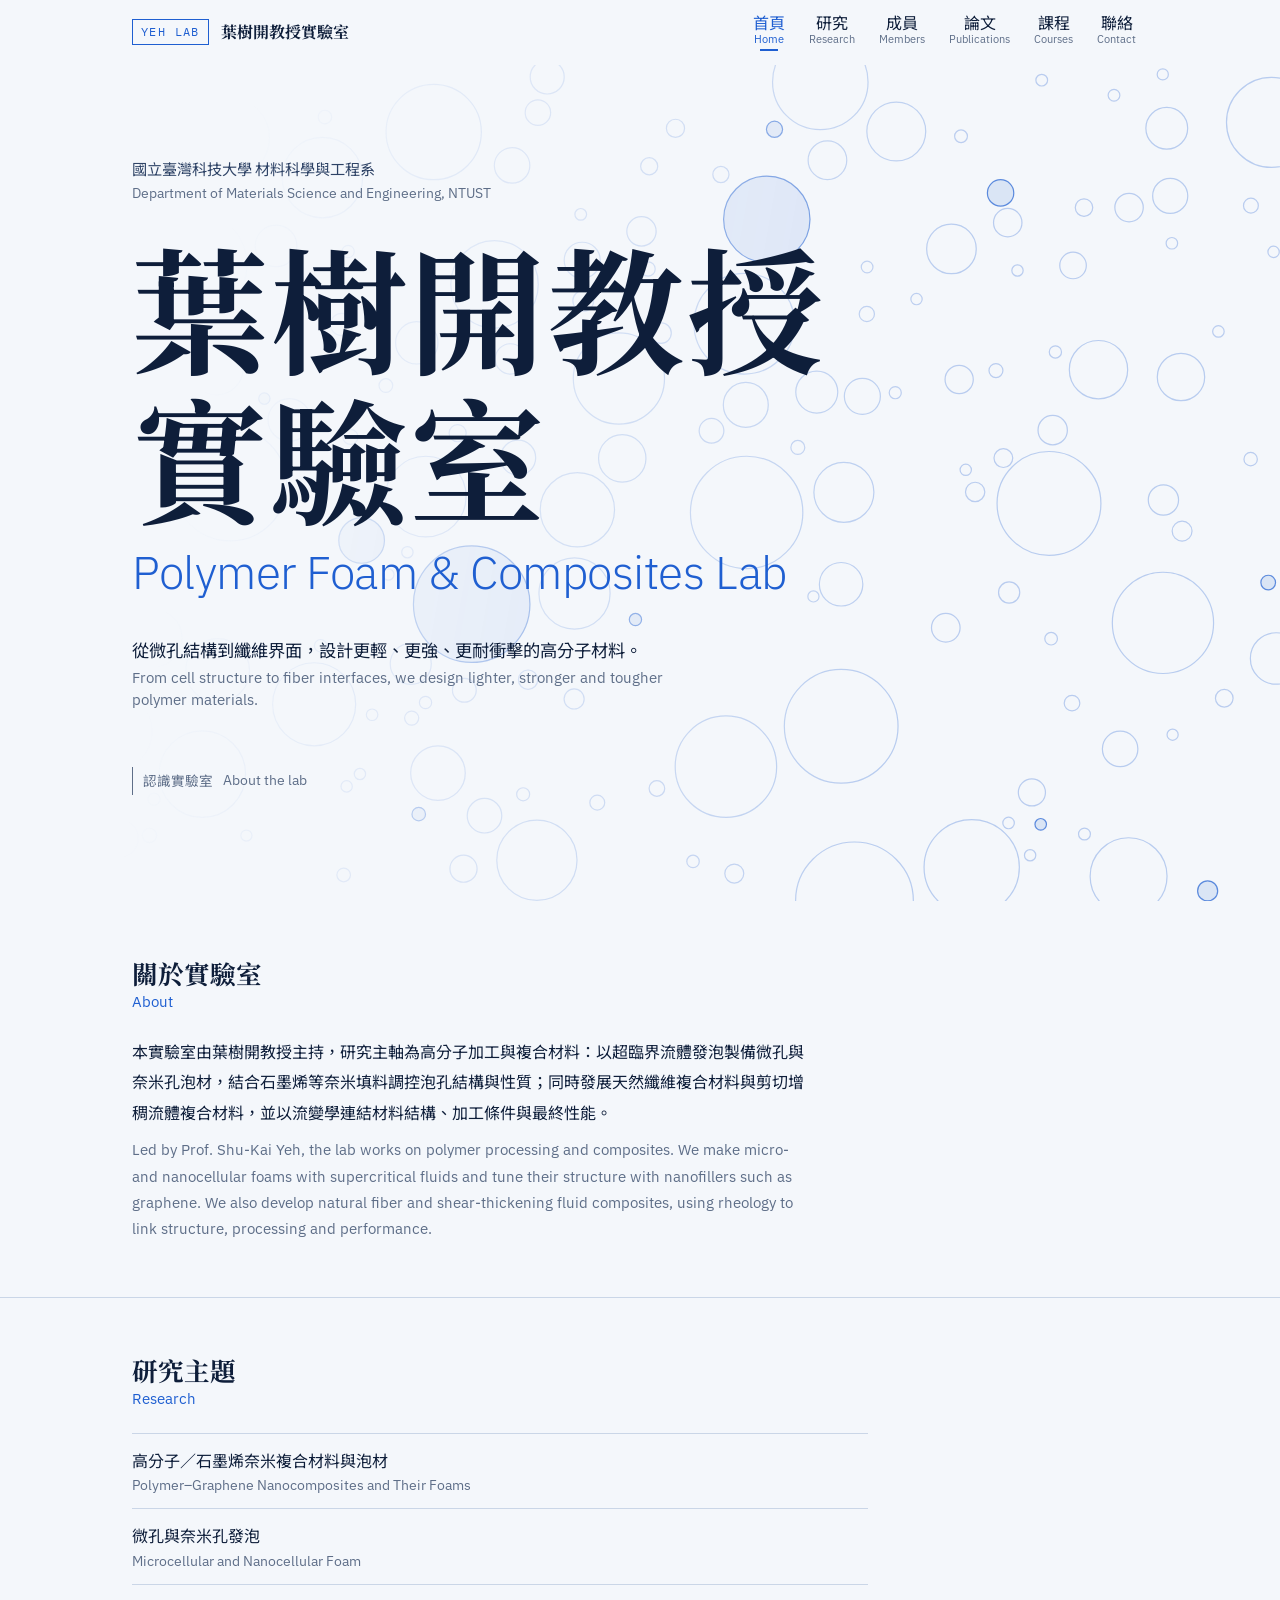
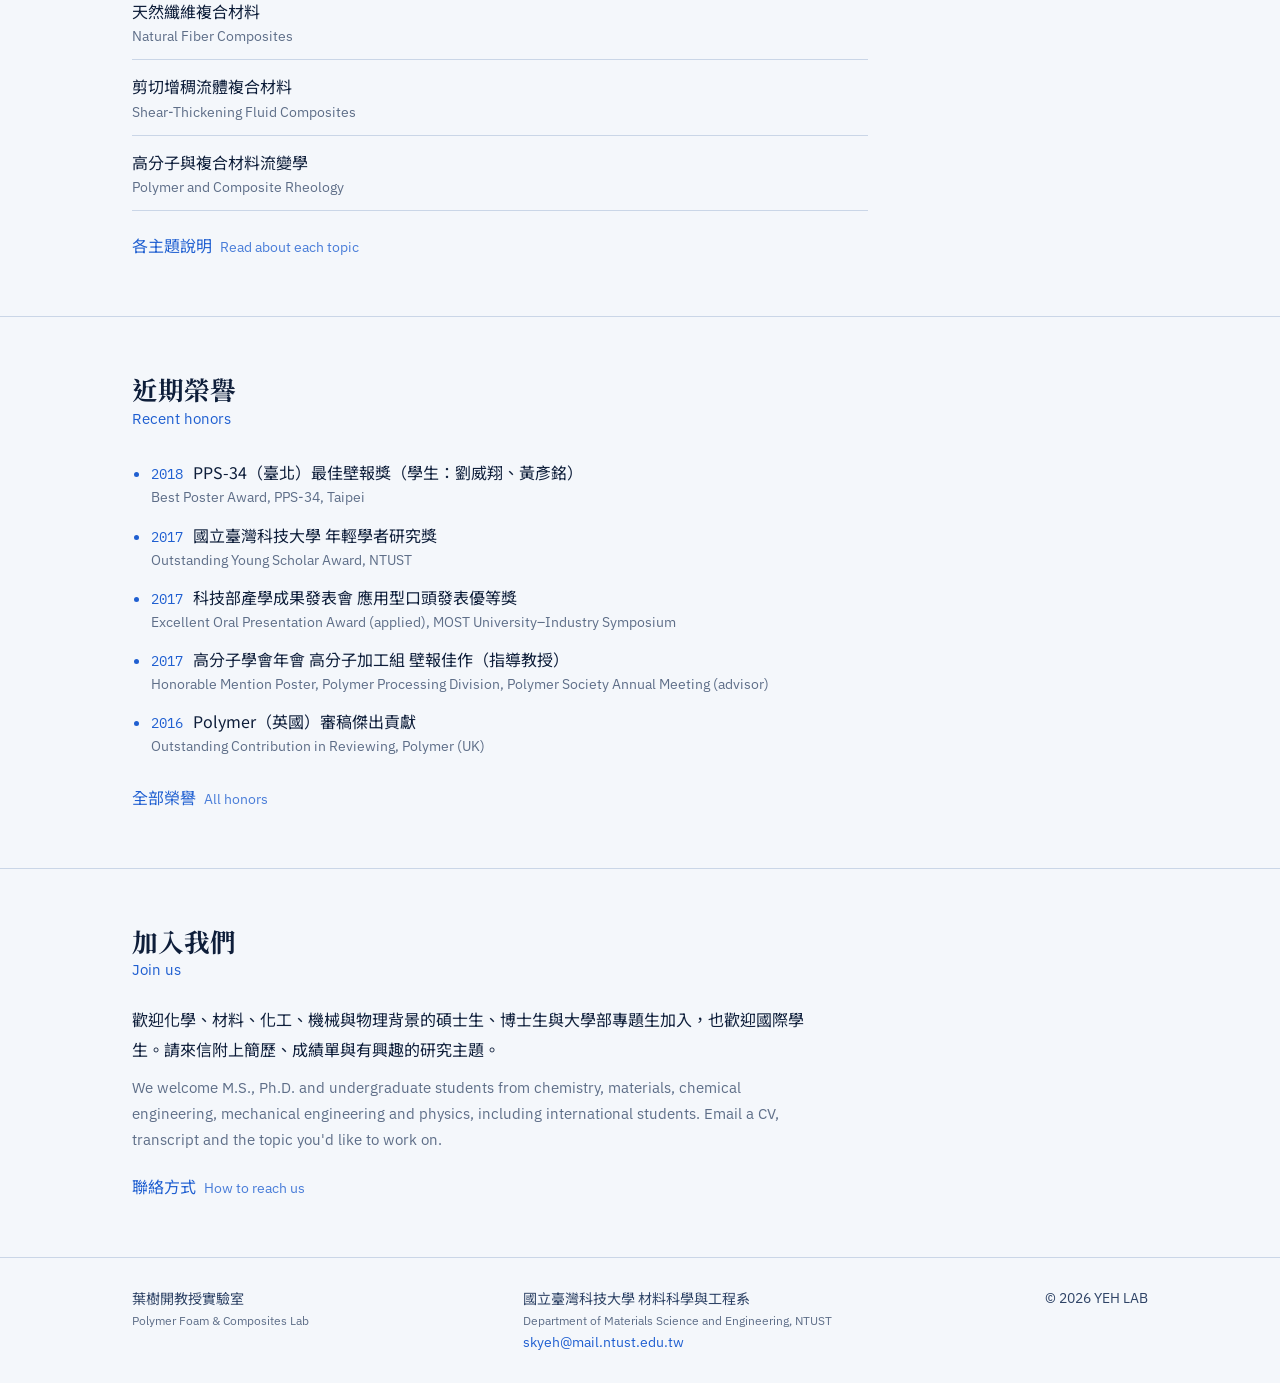
<file: index.html>
<!doctype html>
<html lang="zh-Hant">
<head>
  <meta charset="utf-8">
  <meta name="viewport" content="width=device-width, initial-scale=1">
  <title>首頁 Home｜葉樹開教授實驗室</title>
  <meta name="description" content="國立臺灣科技大學材料系 葉樹開教授實驗室：高分子奈米複合泡材、微孔發泡、天然纖維與剪切增稠流體複合材料、高分子流變。">
  <meta name="theme-color" content="#F4F7FB" media="(prefers-color-scheme: light)">
  <meta name="theme-color" content="#0A1428" media="(prefers-color-scheme: dark)">
  <link rel="icon" href="assets/favicon.svg" type="image/svg+xml">
  <link rel="preconnect" href="https://fonts.googleapis.com">
  <link rel="preconnect" href="https://fonts.gstatic.com" crossorigin>
  <link rel="stylesheet" href="https://fonts.googleapis.com/css2?family=IBM+Plex+Mono:wght@400;500&family=IBM+Plex+Sans:wght@300;400;500;600&family=Noto+Sans+TC:wght@400;500;700&family=Noto+Serif+TC:wght@600;700&display=swap">
  <link rel="stylesheet" href="assets/style.css">
</head>
<body data-page="home">
  <a class="skip-link" href="#main">跳至主要內容 Skip to content</a>
  <header id="site-header"></header>
  <main id="main" tabindex="-1"><noscript><p class="container">本網站需要啟用 JavaScript。This site requires JavaScript.</p></noscript></main>
  <footer id="site-footer"></footer>
  <script src="data.js"></script>
  <script src="assets/main.js"></script>
</body>
</html>
</file>
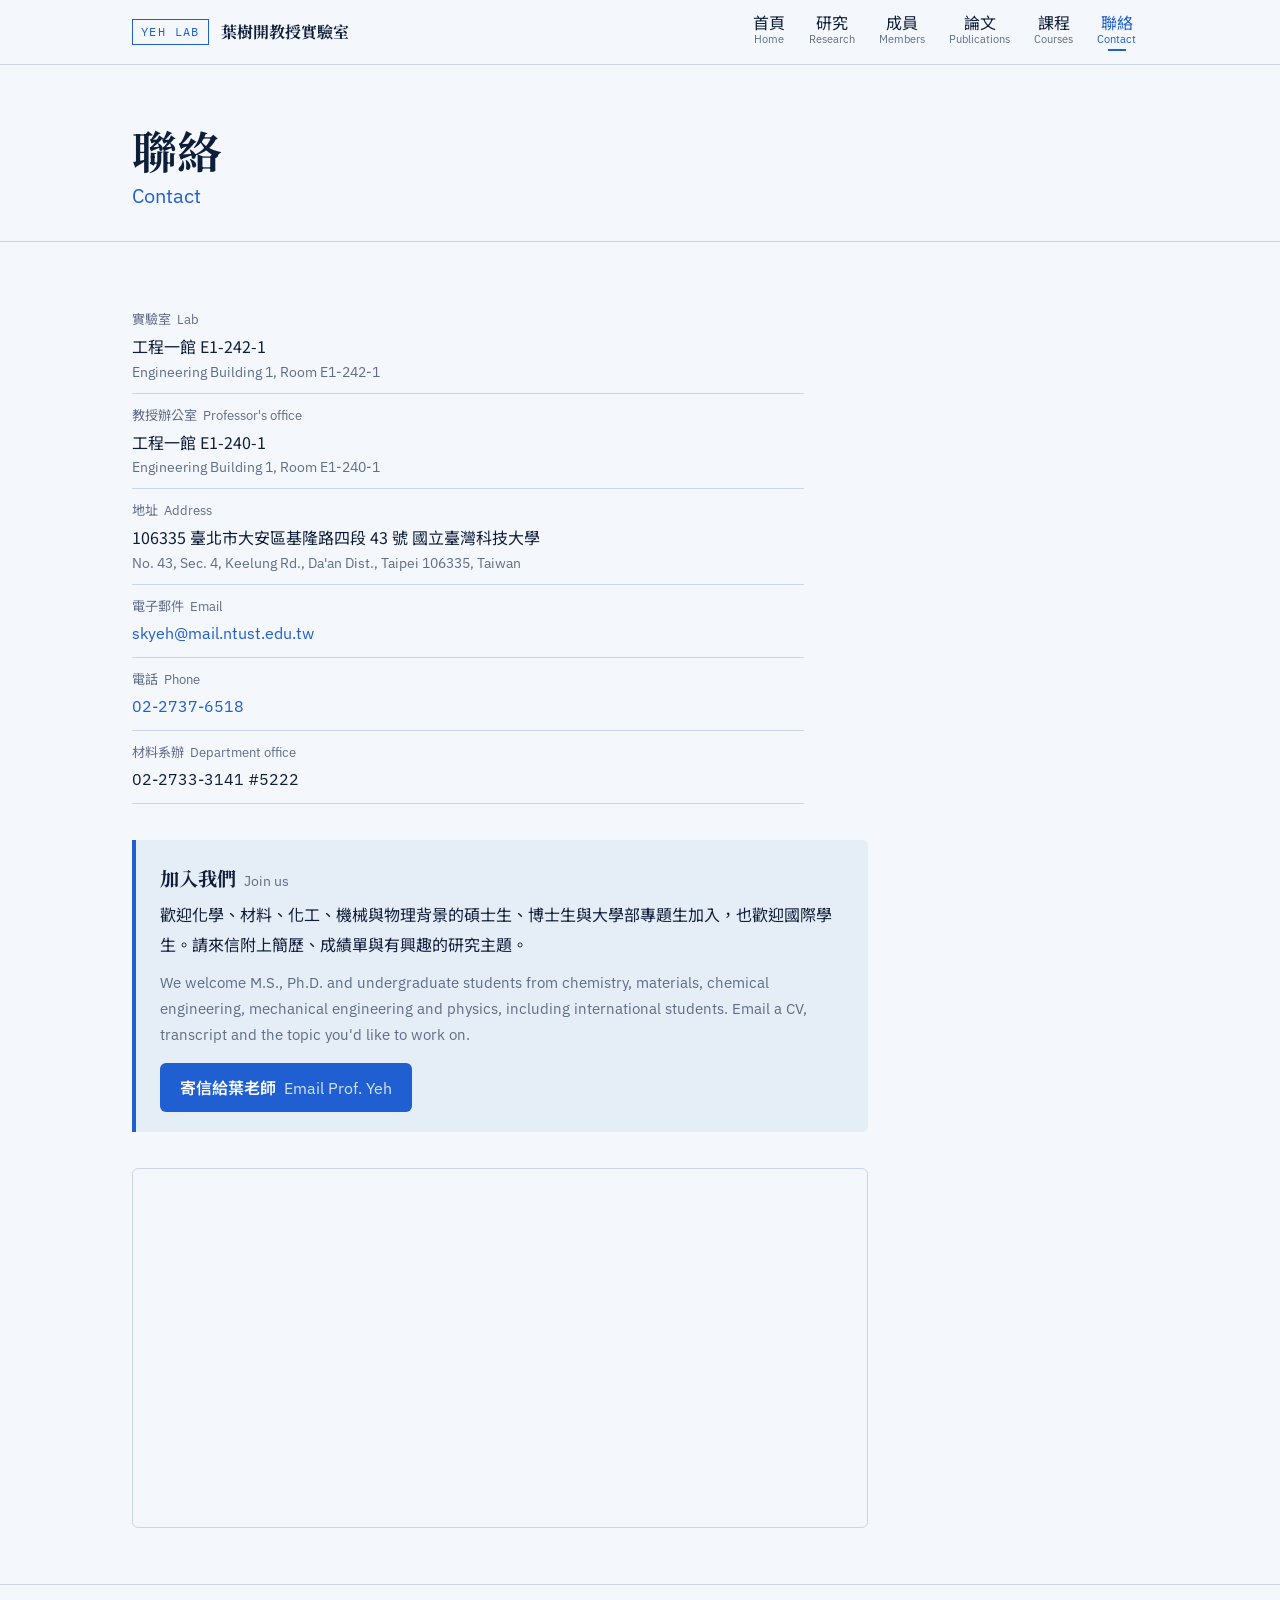
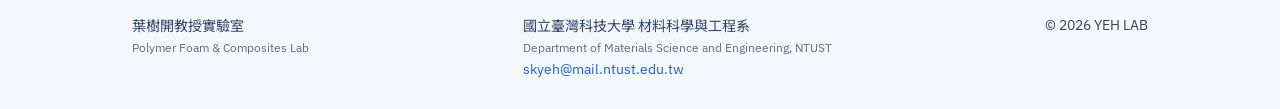
<file: contact.html>
<!doctype html>
<html lang="zh-Hant">
<head>
  <meta charset="utf-8">
  <meta name="viewport" content="width=device-width, initial-scale=1">
  <title>聯絡 Contact｜葉樹開教授實驗室</title>
  <meta name="description" content="國立臺灣科技大學材料系 葉樹開教授實驗室：高分子奈米複合泡材、微孔發泡、天然纖維與剪切增稠流體複合材料、高分子流變。">
  <meta name="theme-color" content="#F4F7FB" media="(prefers-color-scheme: light)">
  <meta name="theme-color" content="#0A1428" media="(prefers-color-scheme: dark)">
  <link rel="icon" href="assets/favicon.svg" type="image/svg+xml">
  <link rel="preconnect" href="https://fonts.googleapis.com">
  <link rel="preconnect" href="https://fonts.gstatic.com" crossorigin>
  <link rel="stylesheet" href="https://fonts.googleapis.com/css2?family=IBM+Plex+Mono:wght@400;500&family=IBM+Plex+Sans:wght@300;400;500;600&family=Noto+Sans+TC:wght@400;500;700&family=Noto+Serif+TC:wght@600;700&display=swap">
  <link rel="stylesheet" href="assets/style.css">
</head>
<body data-page="contact">
  <a class="skip-link" href="#main">跳至主要內容 Skip to content</a>
  <header id="site-header"></header>
  <main id="main" tabindex="-1"><noscript><p class="container">本網站需要啟用 JavaScript。This site requires JavaScript.</p></noscript></main>
  <footer id="site-footer"></footer>
  <script src="data.js"></script>
  <script src="assets/main.js"></script>
</body>
</html>
</file>
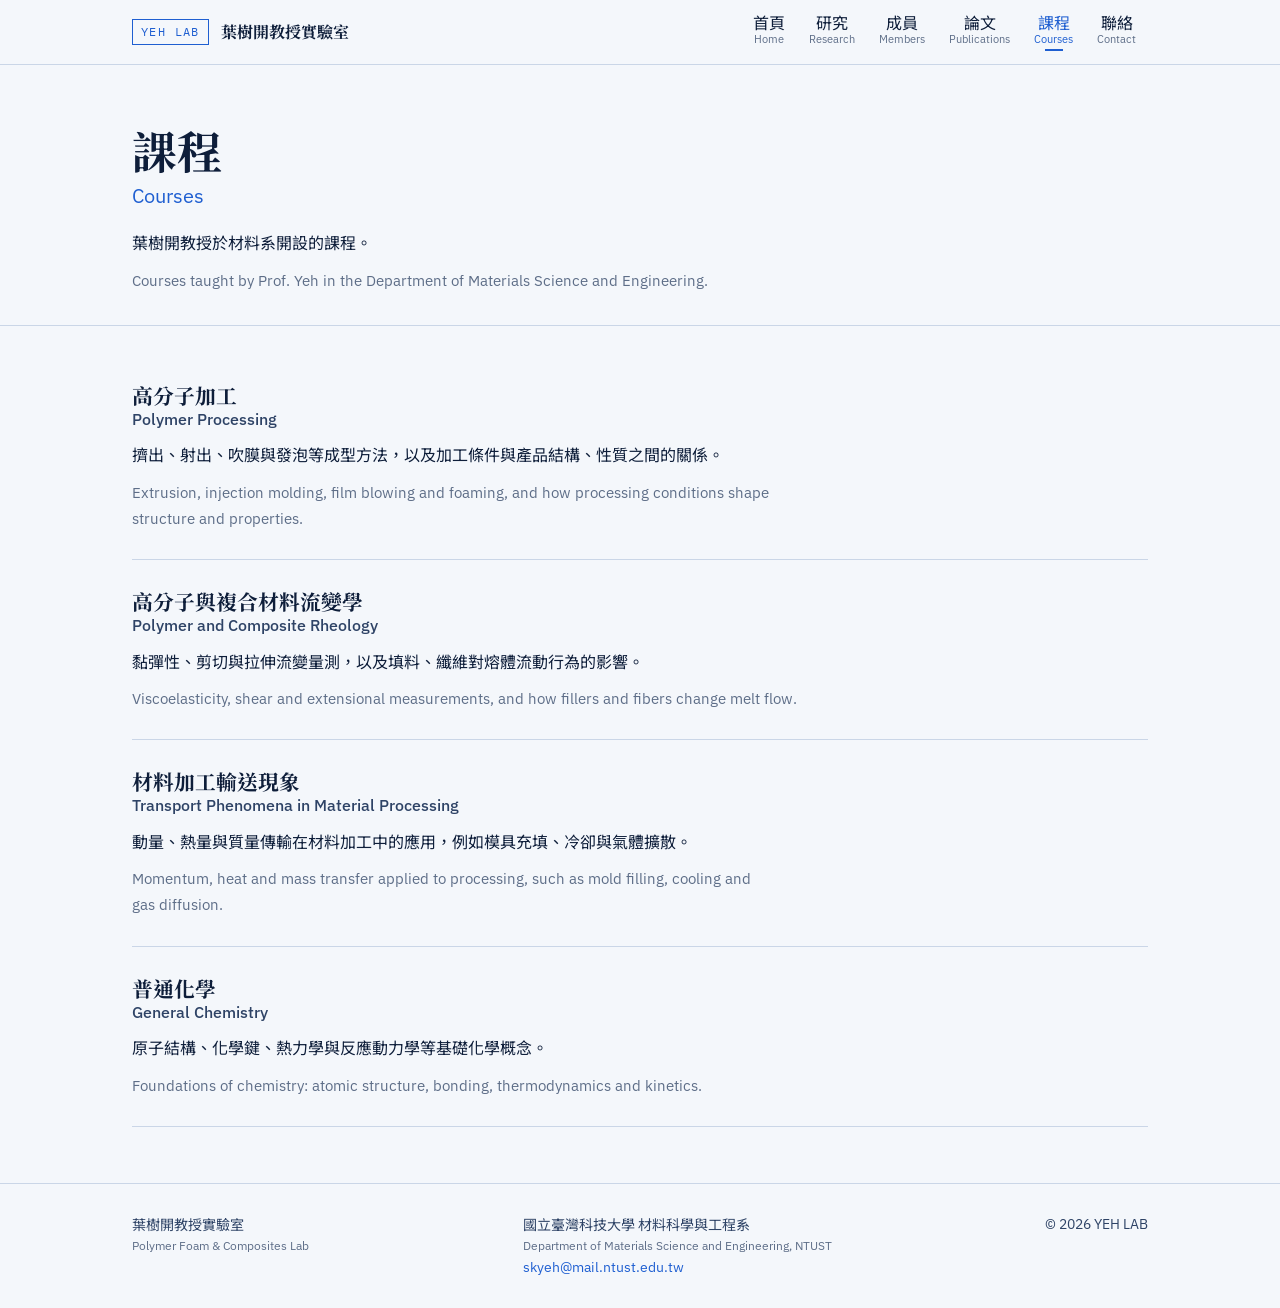
<file: courses.html>
<!doctype html>
<html lang="zh-Hant">
<head>
  <meta charset="utf-8">
  <meta name="viewport" content="width=device-width, initial-scale=1">
  <title>課程 Courses｜葉樹開教授實驗室</title>
  <meta name="description" content="國立臺灣科技大學材料系 葉樹開教授實驗室：高分子奈米複合泡材、微孔發泡、天然纖維與剪切增稠流體複合材料、高分子流變。">
  <meta name="theme-color" content="#F4F7FB" media="(prefers-color-scheme: light)">
  <meta name="theme-color" content="#0A1428" media="(prefers-color-scheme: dark)">
  <link rel="icon" href="assets/favicon.svg" type="image/svg+xml">
  <link rel="preconnect" href="https://fonts.googleapis.com">
  <link rel="preconnect" href="https://fonts.gstatic.com" crossorigin>
  <link rel="stylesheet" href="https://fonts.googleapis.com/css2?family=IBM+Plex+Mono:wght@400;500&family=IBM+Plex+Sans:wght@300;400;500;600&family=Noto+Sans+TC:wght@400;500;700&family=Noto+Serif+TC:wght@600;700&display=swap">
  <link rel="stylesheet" href="assets/style.css">
</head>
<body data-page="courses">
  <a class="skip-link" href="#main">跳至主要內容 Skip to content</a>
  <header id="site-header"></header>
  <main id="main" tabindex="-1"><noscript><p class="container">本網站需要啟用 JavaScript。This site requires JavaScript.</p></noscript></main>
  <footer id="site-footer"></footer>
  <script src="data.js"></script>
  <script src="assets/main.js"></script>
</body>
</html>
</file>
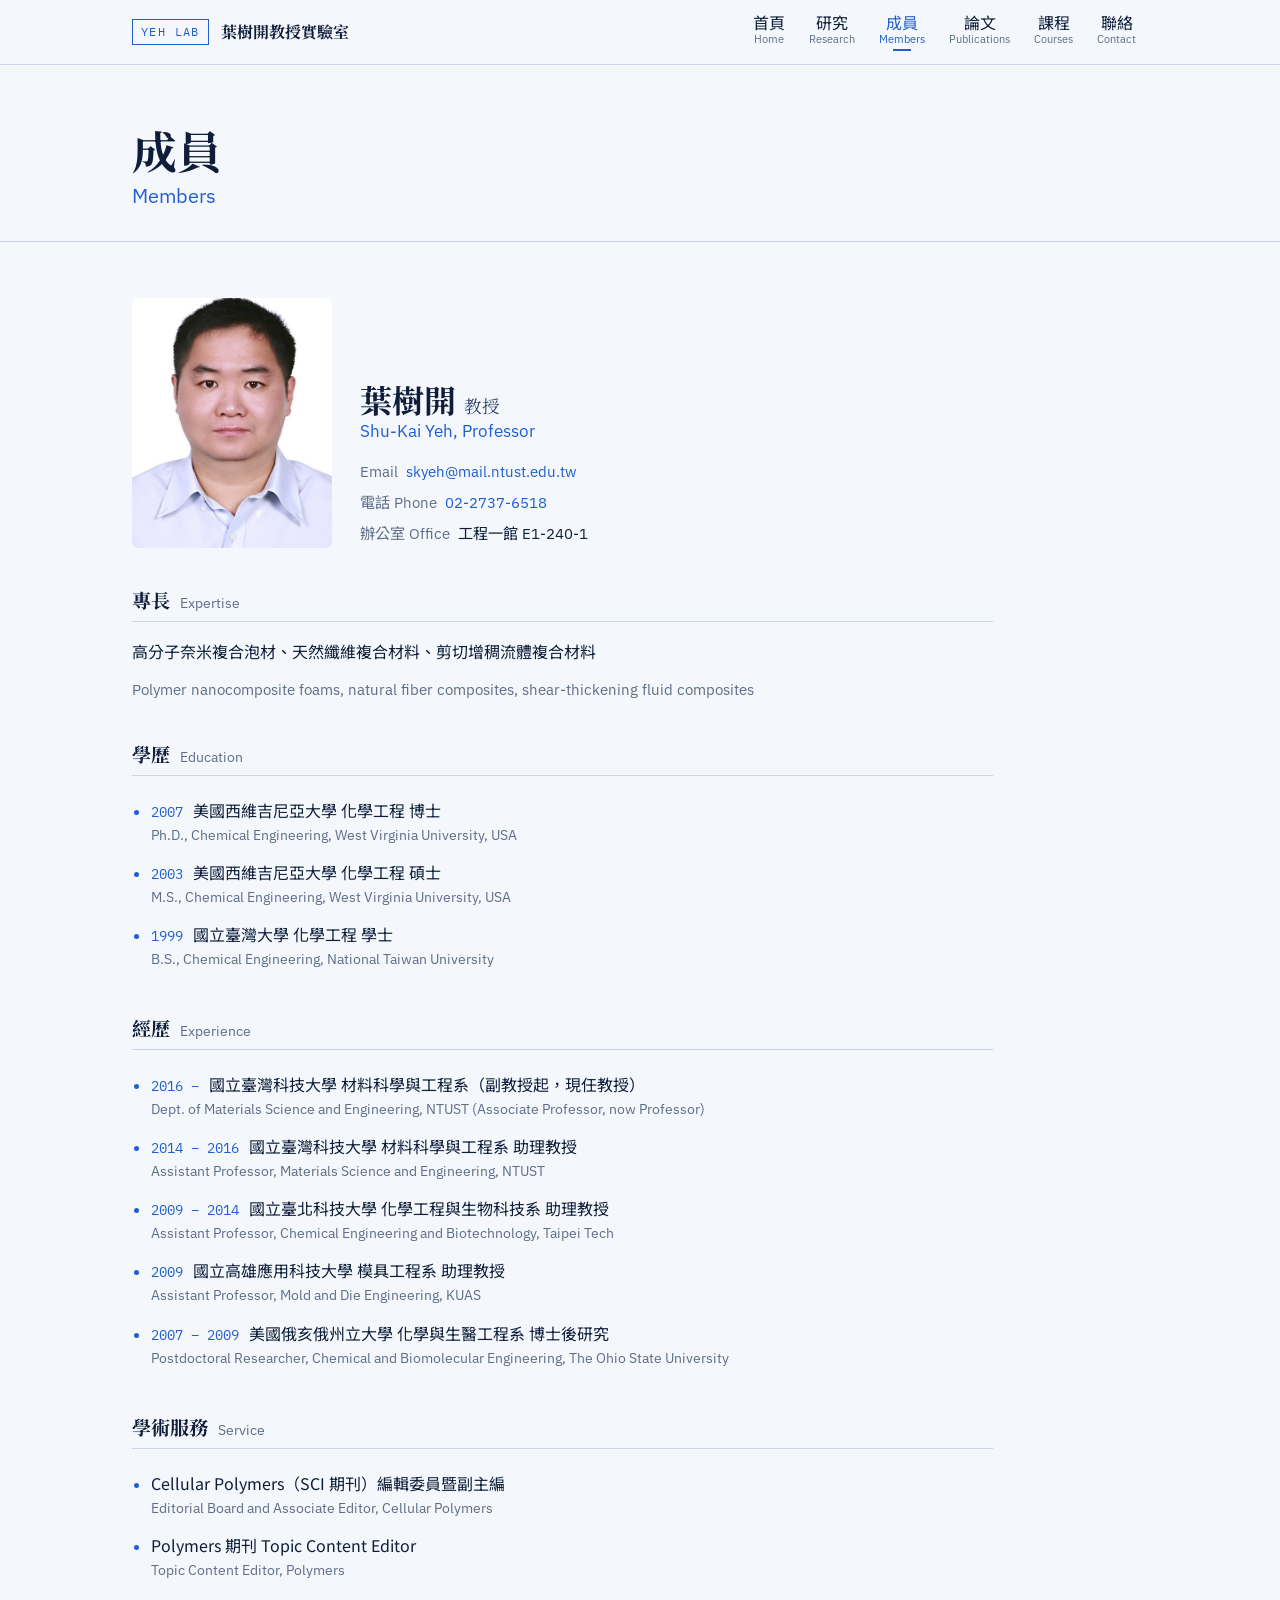
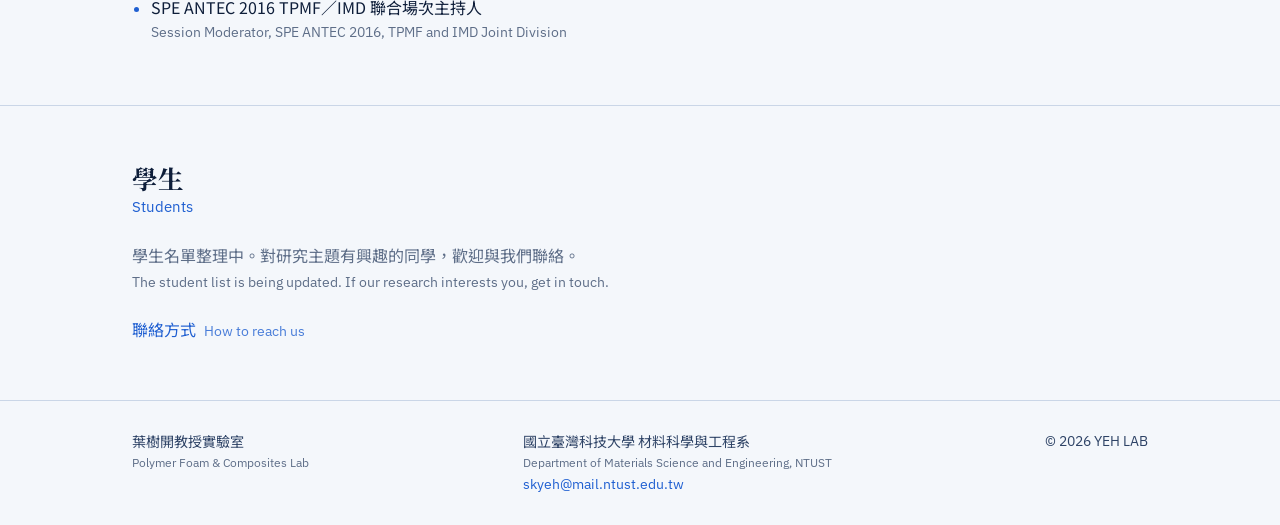
<file: members.html>
<!doctype html>
<html lang="zh-Hant">
<head>
  <meta charset="utf-8">
  <meta name="viewport" content="width=device-width, initial-scale=1">
  <title>成員 Members｜葉樹開教授實驗室</title>
  <meta name="description" content="國立臺灣科技大學材料系 葉樹開教授實驗室：高分子奈米複合泡材、微孔發泡、天然纖維與剪切增稠流體複合材料、高分子流變。">
  <meta name="theme-color" content="#F4F7FB" media="(prefers-color-scheme: light)">
  <meta name="theme-color" content="#0A1428" media="(prefers-color-scheme: dark)">
  <link rel="icon" href="assets/favicon.svg" type="image/svg+xml">
  <link rel="preconnect" href="https://fonts.googleapis.com">
  <link rel="preconnect" href="https://fonts.gstatic.com" crossorigin>
  <link rel="stylesheet" href="https://fonts.googleapis.com/css2?family=IBM+Plex+Mono:wght@400;500&family=IBM+Plex+Sans:wght@300;400;500;600&family=Noto+Sans+TC:wght@400;500;700&family=Noto+Serif+TC:wght@600;700&display=swap">
  <link rel="stylesheet" href="assets/style.css">
</head>
<body data-page="members">
  <a class="skip-link" href="#main">跳至主要內容 Skip to content</a>
  <header id="site-header"></header>
  <main id="main" tabindex="-1"><noscript><p class="container">本網站需要啟用 JavaScript。This site requires JavaScript.</p></noscript></main>
  <footer id="site-footer"></footer>
  <script src="data.js"></script>
  <script src="assets/main.js"></script>
</body>
</html>
</file>
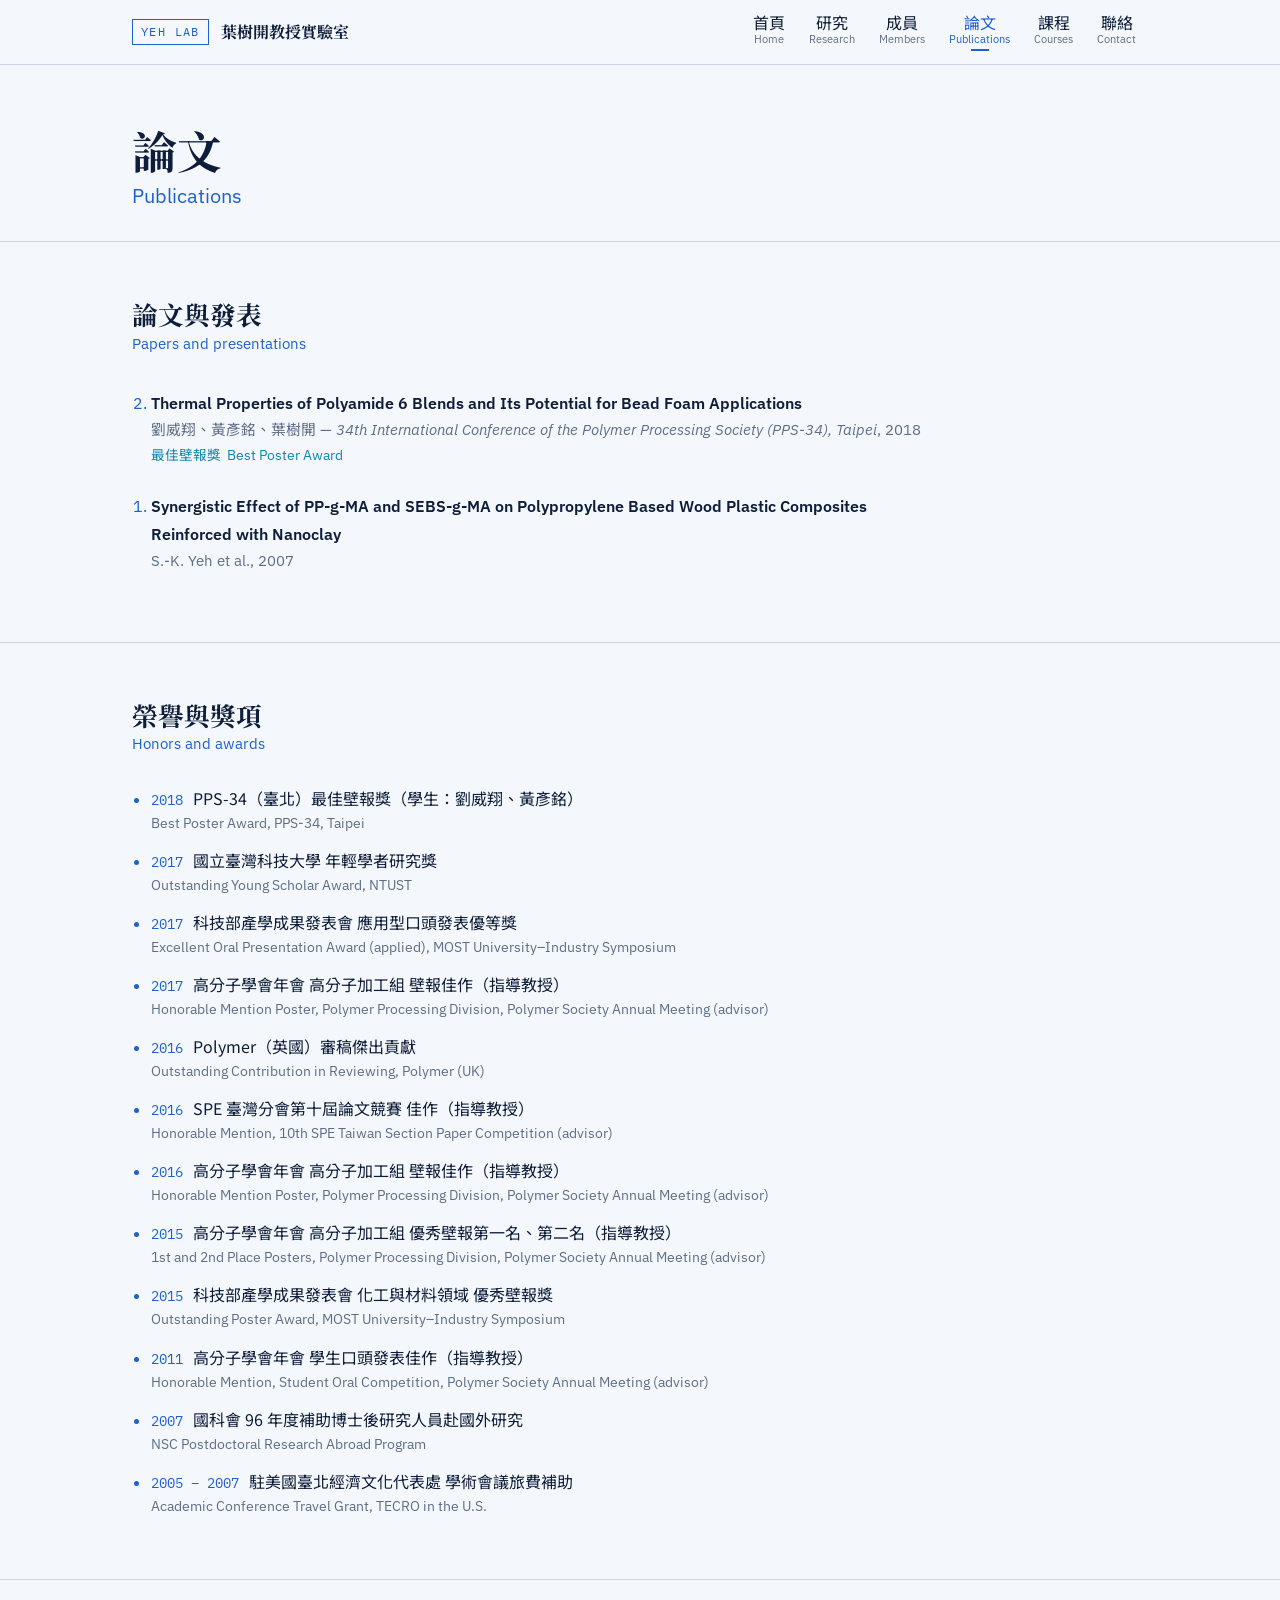
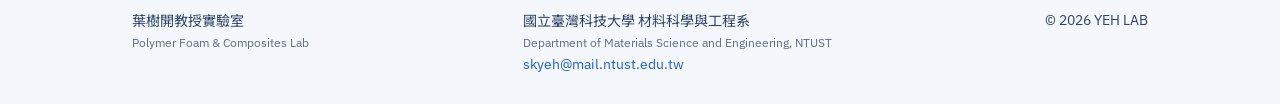
<file: publications.html>
<!doctype html>
<html lang="zh-Hant">
<head>
  <meta charset="utf-8">
  <meta name="viewport" content="width=device-width, initial-scale=1">
  <title>論文 Publications｜葉樹開教授實驗室</title>
  <meta name="description" content="國立臺灣科技大學材料系 葉樹開教授實驗室：高分子奈米複合泡材、微孔發泡、天然纖維與剪切增稠流體複合材料、高分子流變。">
  <meta name="theme-color" content="#F4F7FB" media="(prefers-color-scheme: light)">
  <meta name="theme-color" content="#0A1428" media="(prefers-color-scheme: dark)">
  <link rel="icon" href="assets/favicon.svg" type="image/svg+xml">
  <link rel="preconnect" href="https://fonts.googleapis.com">
  <link rel="preconnect" href="https://fonts.gstatic.com" crossorigin>
  <link rel="stylesheet" href="https://fonts.googleapis.com/css2?family=IBM+Plex+Mono:wght@400;500&family=IBM+Plex+Sans:wght@300;400;500;600&family=Noto+Sans+TC:wght@400;500;700&family=Noto+Serif+TC:wght@600;700&display=swap">
  <link rel="stylesheet" href="assets/style.css">
</head>
<body data-page="publications">
  <a class="skip-link" href="#main">跳至主要內容 Skip to content</a>
  <header id="site-header"></header>
  <main id="main" tabindex="-1"><noscript><p class="container">本網站需要啟用 JavaScript。This site requires JavaScript.</p></noscript></main>
  <footer id="site-footer"></footer>
  <script src="data.js"></script>
  <script src="assets/main.js"></script>
</body>
</html>
</file>
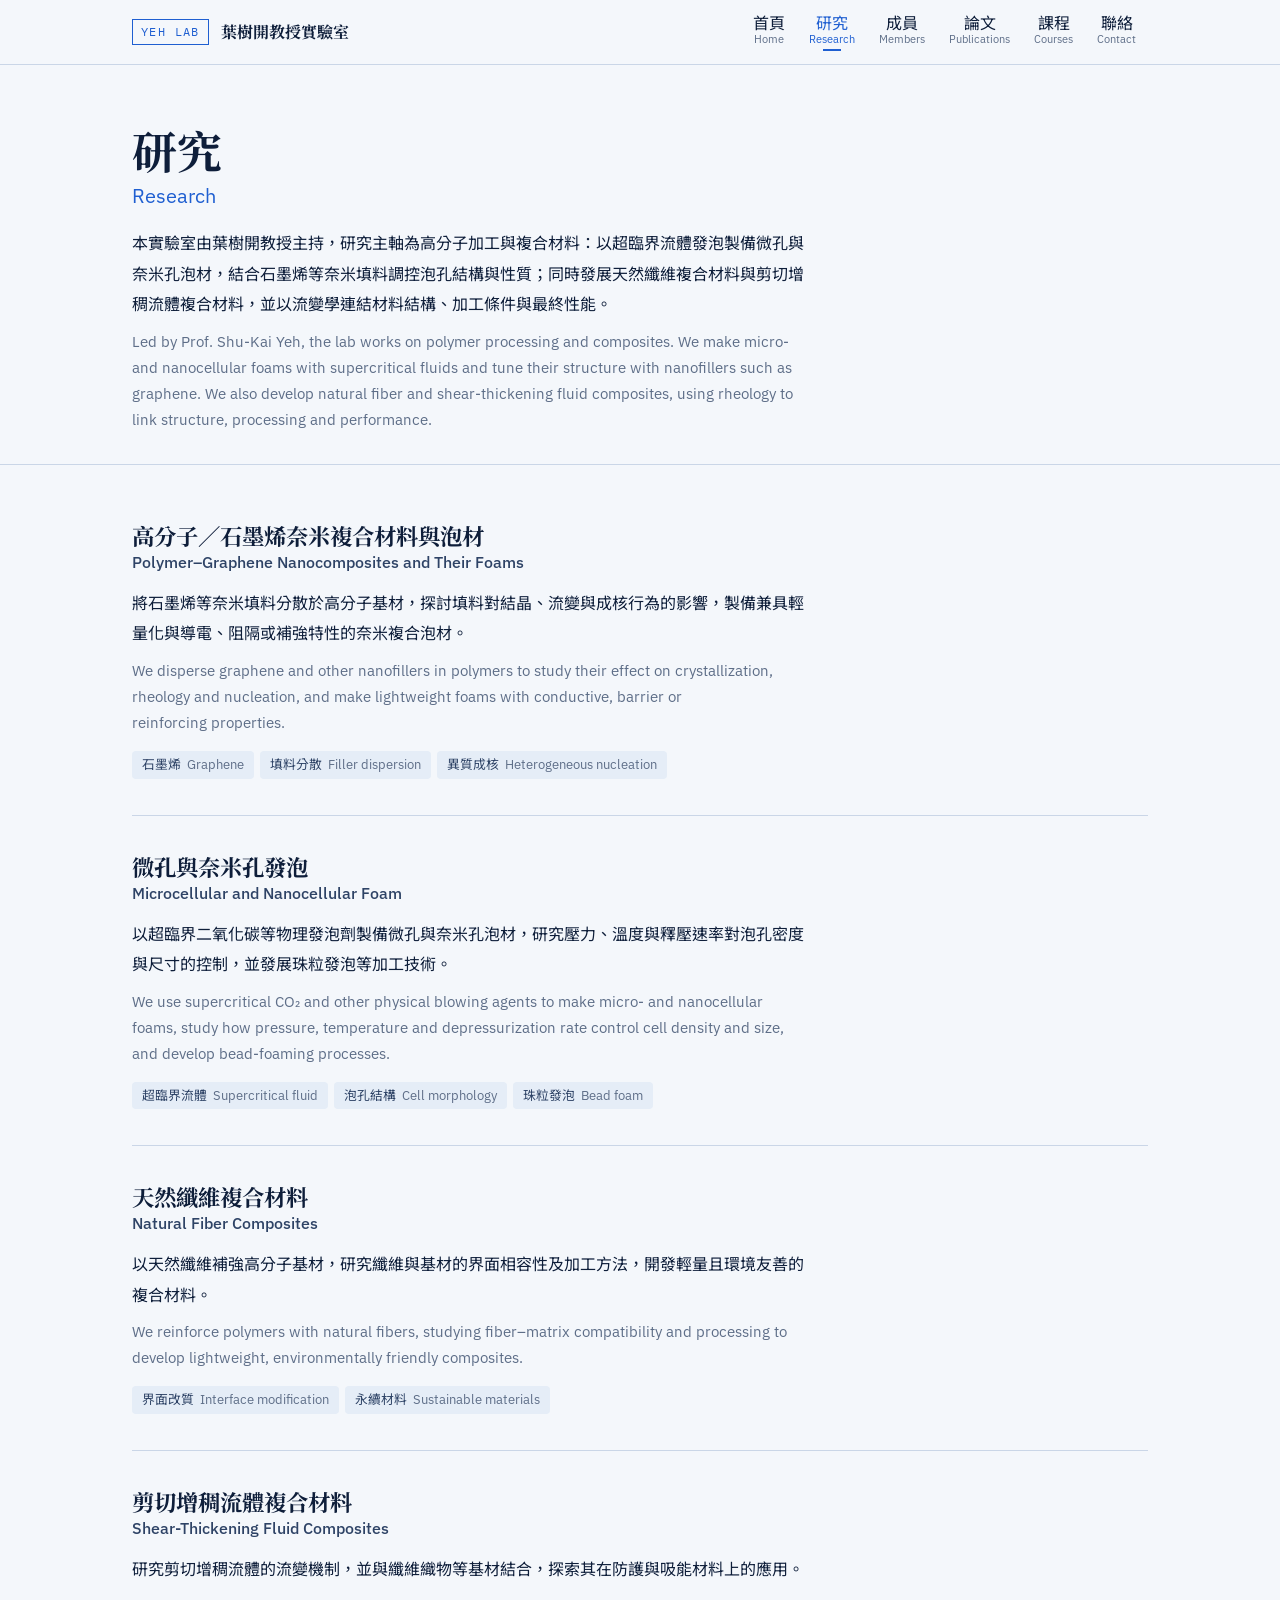
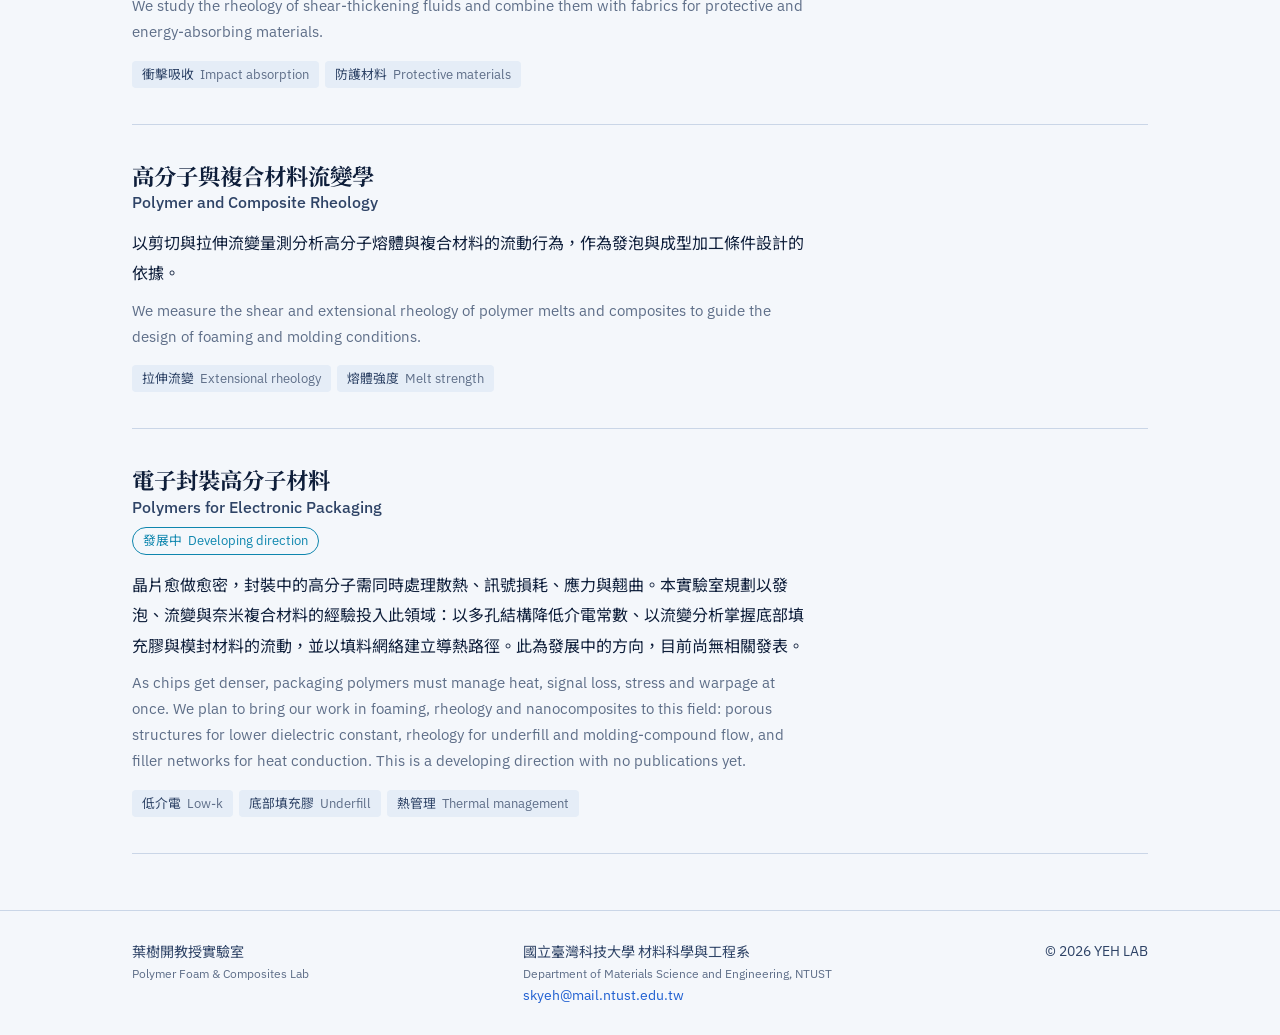
<file: research.html>
<!doctype html>
<html lang="zh-Hant">
<head>
  <meta charset="utf-8">
  <meta name="viewport" content="width=device-width, initial-scale=1">
  <title>研究 Research｜葉樹開教授實驗室</title>
  <meta name="description" content="國立臺灣科技大學材料系 葉樹開教授實驗室：高分子奈米複合泡材、微孔發泡、天然纖維與剪切增稠流體複合材料、高分子流變。">
  <meta name="theme-color" content="#F4F7FB" media="(prefers-color-scheme: light)">
  <meta name="theme-color" content="#0A1428" media="(prefers-color-scheme: dark)">
  <link rel="icon" href="assets/favicon.svg" type="image/svg+xml">
  <link rel="preconnect" href="https://fonts.googleapis.com">
  <link rel="preconnect" href="https://fonts.gstatic.com" crossorigin>
  <link rel="stylesheet" href="https://fonts.googleapis.com/css2?family=IBM+Plex+Mono:wght@400;500&family=IBM+Plex+Sans:wght@300;400;500;600&family=Noto+Sans+TC:wght@400;500;700&family=Noto+Serif+TC:wght@600;700&display=swap">
  <link rel="stylesheet" href="assets/style.css">
</head>
<body data-page="research">
  <a class="skip-link" href="#main">跳至主要內容 Skip to content</a>
  <header id="site-header"></header>
  <main id="main" tabindex="-1"><noscript><p class="container">本網站需要啟用 JavaScript。This site requires JavaScript.</p></noscript></main>
  <footer id="site-footer"></footer>
  <script src="data.js"></script>
  <script src="assets/main.js"></script>
</body>
</html>
</file>
<file: assets/style.css>
/* =============================================================
   設計方向：「泡孔顯微截面 × 冷藍實驗室」
   - 首頁：實驗室名稱滿版大字，背景是程式生成的泡孔截面
   - 內頁：一般文件排版，由上而下閱讀，細線分隔，不用表格式拼接
   - 中英並排：中文在上、英文緊接在下，以較淡的顏色區分
   顏色都在 :root，改這裡即可換色
   ============================================================= */
:root {
  color-scheme: light;
  --paper: #F4F7FB;
  --paper-2: #E5EDF7;
  --ink: #0E1E3A;
  --ink-2: #2E4366;
  --muted: #5E6E88;
  --rule: #CAD6E7;
  --accent: #1F5FD1;
  --accent-deep: #133F95;
  --cyan: #0E86AE;
  --foam: rgba(31, 95, 209, 0.28);
  --foam-hot: #1F5FD1;

  --serif: "Noto Serif TC", "Songti TC", "PMingLiU", serif;
  --sans: "Noto Sans TC", system-ui, "Microsoft JhengHei", sans-serif;
  --latin: "IBM Plex Sans", "Segoe UI", system-ui, sans-serif;
  --mono: "IBM Plex Mono", ui-monospace, "Consolas", monospace;
}
@media (prefers-color-scheme: dark) {
  :root:not([data-theme="light"]) {
    color-scheme: dark;
    --paper: #0A1428;
    --paper-2: #12203A;
    --ink: #E6EDF8;
    --ink-2: #C3D0E6;
    --muted: #93A3BE;
    --rule: #22334F;
    --accent: #6FA0FF;
    --accent-deep: #9CC0FF;
    --cyan: #55C3E6;
    --foam: rgba(111, 160, 255, 0.25);
    --foam-hot: #6FA0FF;
  }
}

* { box-sizing: border-box; }
html { scroll-padding-top: 76px; -webkit-text-size-adjust: 100%; }
body {
  margin: 0; min-height: 100vh; display: flex; flex-direction: column;
  background: var(--paper); color: var(--ink);
  font-family: var(--latin), var(--sans); line-height: 1.75;
  touch-action: manipulation; -webkit-tap-highlight-color: transparent;
}
main { flex: 1 0 auto; }
main:focus { outline: none; }
img { max-width: 100%; display: block; }
a { color: var(--accent); text-decoration: none; }
a:hover { text-decoration: underline; text-underline-offset: 3px; }
:focus-visible { outline: 2px solid var(--accent); outline-offset: 2px; }
h1, h2, h3 { font-family: var(--serif); line-height: 1.3; font-weight: 700; text-wrap: balance; margin: 0; }
p { margin: 0; text-wrap: pretty; }

.container { width: 100%; max-width: 1080px; margin: 0 auto; padding: 0 16px; }
@media (min-width: 720px) { .container { padding: 0 32px; } }
.skip-link { position: absolute; left: 16px; top: -100px; z-index: 100; padding: 8px 16px; background: var(--ink); color: var(--paper); }
.skip-link:focus { top: 8px; }

/* ---------- 中英並排 ---------- */
[lang="zh-Hant"] { font-family: var(--sans); }
h1 [lang="zh-Hant"], h2 [lang="zh-Hant"], h3 [lang="zh-Hant"] { font-family: var(--serif); }
.en { font-family: var(--latin); color: var(--muted); }
.bi { display: block; }
.bi > span { display: block; }
.bi > .en { font-size: 0.88em; line-height: 1.5; margin-top: 0.1em; }
.para { max-width: 42em; }
.para p + p { margin-top: 0.6em; }
.para [lang="zh-Hant"] { line-height: 1.9; }
.para .en { line-height: 1.7; font-size: 0.96em; }

/* ---------- Header ---------- */
#site-header { position: sticky; top: 0; z-index: 10; background: var(--paper); border-bottom: 1px solid var(--rule); }
body[data-page="home"] #site-header { border-bottom-color: transparent; }
.header-inner { display: flex; align-items: center; justify-content: space-between; gap: 16px; height: 64px; }
.brand { display: flex; align-items: center; gap: 12px; color: var(--ink); min-width: 0; }
.brand:hover { text-decoration: none; }
.brand-mark { font-family: var(--mono); font-size: 0.72rem; letter-spacing: 0.12em; border: 1.5px solid var(--accent); color: var(--accent); padding: 2px 8px; white-space: nowrap; }
.brand-name { font-family: var(--serif); font-weight: 700; white-space: nowrap; overflow: hidden; text-overflow: ellipsis; }
.nav { display: flex; }
.nav a { color: var(--ink); padding: 8px 12px; display: flex; flex-direction: column; align-items: center; line-height: 1.25; border-radius: 6px; }
.nav a small { font-family: var(--latin); font-size: 0.68rem; color: var(--muted); }
.nav a:hover { background: var(--paper-2); text-decoration: none; }
.nav a[aria-current="page"], .nav a[aria-current="page"] small { color: var(--accent); }
.nav a[aria-current="page"]::after { content: ""; width: 18px; height: 2px; background: var(--accent); margin-top: 3px; }
.nav-toggle { display: none; background: none; border: 0; width: 44px; height: 44px; cursor: pointer; padding: 12px 10px; border-radius: 6px; }
.nav-toggle span { display: block; height: 2px; background: var(--ink); margin: 5px 0; }
.nav-toggle:hover, .nav-toggle[aria-expanded="true"] { background: var(--paper-2); }
@media (max-width: 820px) {
  .nav-toggle { display: block; }
  .nav { display: none; position: absolute; top: 64px; left: 0; right: 0; flex-direction: column; background: var(--paper); border-bottom: 1px solid var(--rule); padding: 8px 16px 16px; }
  .nav.open { display: flex; }
  .nav a { flex-direction: row; gap: 10px; align-items: baseline; padding: 12px 8px; border-radius: 0; border-bottom: 1px solid var(--rule); }
  .nav a[aria-current="page"]::after { display: none; }
}

/* ---------- 首頁：滿版實驗室名稱 ---------- */
.hero { position: relative; min-height: calc(100vh - 64px); min-height: calc(100svh - 64px); display: flex; align-items: center; overflow: hidden; }
.hero-foam {
  position: absolute; inset: 0; width: 100%; height: 100%;
  -webkit-mask-image: linear-gradient(100deg, transparent 18%, #000 70%);
          mask-image: linear-gradient(100deg, transparent 18%, #000 70%);
}
.hero-foam circle { fill: none; stroke: var(--foam); stroke-width: 1.3; }
.hero-foam circle.hot { fill: var(--foam-hot); fill-opacity: 0.12; stroke: var(--foam-hot); stroke-opacity: 0.7; }
.hero .container { position: relative; padding-block: 48px 56px; }
.hero-unit { color: var(--ink-2); font-size: 0.95rem; }
.hero-unit .en { font-size: 0.85rem; }
.hero-name { margin-top: 28px; }
.hero-name [lang="zh-Hant"] {
  display: block; font-size: clamp(3rem, 11vw, 8.5rem); line-height: 1.1; letter-spacing: 0.02em; color: var(--ink);
}
.hero-name .en {
  display: block; margin-top: 0.35em; font-family: var(--latin); font-weight: 300;
  font-size: clamp(1.35rem, 3.6vw, 3rem); line-height: 1.15; color: var(--accent); letter-spacing: -0.01em;
}
.hero-tag { margin-top: 36px; max-width: 34em; font-size: 1.08rem; }
.hero-tag .en { font-size: 0.92rem; }
.hero-scroll { margin-top: 56px; }
.hero-scroll a { display: inline-flex; gap: 10px; align-items: center; font-size: 0.85rem; color: var(--muted); }
.hero-scroll a::before { content: ""; width: 1px; height: 28px; background: var(--muted); }
@media (prefers-reduced-motion: no-preference) {
  .hero-foam { animation: foam-in 1.6s ease-out both; }
  .hero-name, .hero-tag { animation: rise 0.9s cubic-bezier(.2,.7,.2,1) both; }
  .hero-tag { animation-delay: 0.15s; }
}
@keyframes foam-in { from { opacity: 0; } to { opacity: 1; } }
@keyframes rise { from { opacity: 0; transform: translateY(14px); } to { opacity: 1; transform: none; } }

/* ---------- 內頁頁首 ---------- */
.page-head { padding: 56px 0 32px; border-bottom: 1px solid var(--rule); }
.page-head h1 [lang="zh-Hant"] { display: block; font-size: clamp(2rem, 4.5vw, 2.8rem); }
.page-head h1 .en { display: block; font-family: var(--latin); font-weight: 400; font-size: clamp(1rem, 2vw, 1.25rem); color: var(--accent); margin-top: 4px; }
.page-head .para { margin-top: 18px; }

/* ---------- 區塊 ---------- */
.section { padding: 56px 0; }
.section + .section { border-top: 1px solid var(--rule); }
.sec-title { margin-bottom: 24px; }
.sec-title [lang="zh-Hant"] { display: block; font-size: 1.6rem; }
.sec-title .en { display: block; font-family: var(--latin); font-weight: 400; font-size: 0.95rem; color: var(--accent); margin-top: 2px; }
.sub-title { margin: 40px 0 14px; padding-bottom: 8px; border-bottom: 1px solid var(--rule); max-width: 46em; }
.sub-title [lang="zh-Hant"] { font-size: 1.2rem; }
.sub-title .en { font-family: var(--latin); font-weight: 400; font-size: 0.9rem; color: var(--muted); margin-left: 10px; }
.more { display: inline-block; margin-top: 20px; }
.more .en { margin-left: 8px; font-size: 0.88em; color: inherit; opacity: 0.8; }

/* 條列（學歷、經歷、榮譽…） */
.bullets { margin: 0; padding-left: 1.2em; max-width: 46em; }
.bullets li { padding: 6px 0; }
.bullets li::marker { color: var(--accent); }
.bullets .yr { font-family: var(--mono); font-size: 0.85rem; color: var(--accent); margin-right: 10px; font-variant-numeric: tabular-nums; }
.bullets .en { display: block; font-size: 0.88rem; line-height: 1.5; }

/* 首頁研究主題清單 */
.topic-list { margin: 0; padding: 0; list-style: none; max-width: 46em; }
.topic-list li { padding: 12px 0; border-bottom: 1px solid var(--rule); }
.topic-list li:first-child { border-top: 1px solid var(--rule); }
.topic-list a { color: var(--ink); display: block; }
.topic-list a:hover { color: var(--accent); text-decoration: none; }
.topic-list .en { font-size: 0.88rem; }

/* ---------- 研究 ---------- */
.topic { padding: 36px 0; border-bottom: 1px solid var(--rule); scroll-margin-top: 80px; }
.topic:first-child { padding-top: 0; }
.topic h2 [lang="zh-Hant"] { display: block; font-size: 1.4rem; }
.topic h2 .en { display: block; font-family: var(--latin); font-weight: 500; font-size: 1rem; color: var(--ink-2); margin-top: 2px; }
.topic .para { margin-top: 14px; }
.flag { display: inline-block; margin-top: 10px; font-size: 0.8rem; color: var(--cyan); border: 1px solid var(--cyan); border-radius: 999px; padding: 1px 10px; }
.flag .en { color: inherit; margin-left: 6px; }
.tags { list-style: none; padding: 0; margin: 16px 0 0; display: flex; flex-wrap: wrap; gap: 6px; }
.tags li { font-size: 0.8rem; padding: 2px 10px; background: var(--paper-2); color: var(--ink-2); border-radius: 4px; }
.tags li .en { margin-left: 6px; }

/* ---------- 成員 ---------- */
.pi-head { display: flex; flex-wrap: wrap; gap: 28px; align-items: flex-end; }
.pi-photo { width: 200px; height: auto; aspect-ratio: 4 / 5; object-fit: cover; border-radius: 6px; background: var(--paper-2); }
.pi-name [lang="zh-Hant"] { font-size: 2rem; }
.pi-name .title { font-size: 1.1rem; font-weight: 400; color: var(--ink-2); margin-left: 8px; }
.pi-name .en { display: block; font-family: var(--latin); font-weight: 400; font-size: 1.05rem; color: var(--accent); }
.pi-contact { margin: 14px 0 0; padding: 0; list-style: none; font-size: 0.95rem; }
.pi-contact li { padding: 2px 0; overflow-wrap: anywhere; }
.pi-contact .k { color: var(--muted); margin-right: 8px; }
.pi-expertise { margin-top: 28px; }
.people { list-style: none; padding: 0; margin: 0; display: flex; flex-wrap: wrap; gap: 20px 28px; }
.person { display: flex; gap: 12px; align-items: center; min-width: 0; }
.avatar { width: 56px; height: 56px; border-radius: 50%; object-fit: cover; flex: none; background: var(--paper-2); }
.avatar-text { display: grid; place-items: center; font-family: var(--serif); font-size: 1.3rem; color: var(--accent); }
.empty { color: var(--muted); max-width: 42em; }
.empty .en { display: block; font-size: 0.88rem; }

/* ---------- 論文 ---------- */
.pubs { margin: 0; padding-left: 1.2em; max-width: 50em; }
.pubs li { padding: 12px 0; }
.pubs li::marker { color: var(--accent); }
.pub-title { font-family: var(--latin); font-weight: 600; color: var(--ink); }
.pub-meta { color: var(--muted); font-size: 0.92rem; }
.pub-note { font-size: 0.85rem; color: var(--cyan); }
.pub-note .en { color: inherit; margin-left: 6px; }

/* ---------- 課程 ---------- */
.course { padding: 28px 0; border-bottom: 1px solid var(--rule); }
.course:first-child { padding-top: 0; }
.course h2 [lang="zh-Hant"] { display: block; font-size: 1.3rem; }
.course h2 .en { display: block; font-family: var(--latin); font-weight: 500; font-size: 0.98rem; color: var(--ink-2); }
.course .para { margin-top: 10px; }
.course .term { margin-top: 8px; font-size: 0.88rem; color: var(--muted); }

/* ---------- 聯絡 ---------- */
.contact-lines { list-style: none; margin: 0; padding: 0; max-width: 42em; }
.contact-lines li { padding: 10px 0; border-bottom: 1px solid var(--rule); overflow-wrap: anywhere; }
.contact-lines .k { display: block; font-size: 0.82rem; color: var(--muted); }
.contact-lines .k .en { margin-left: 6px; }
.join { margin-top: 36px; padding: 20px 24px; background: var(--paper-2); border-left: 4px solid var(--accent); max-width: 46em; border-radius: 0 6px 6px 0; }
.join h2 { margin-bottom: 8px; }
.join h2 [lang="zh-Hant"] { font-size: 1.2rem; }
.join h2 .en { font-family: var(--latin); font-weight: 400; font-size: 0.9rem; margin-left: 8px; }
.btn { display: inline-block; margin-top: 16px; padding: 10px 20px; background: var(--accent); color: #fff; border-radius: 6px; font-weight: 600; }
.btn .en { color: rgba(255, 255, 255, 0.82); margin-left: 8px; font-weight: 400; }
.btn:hover { text-decoration: none; background: var(--accent-deep); }
.map { display: block; width: 100%; max-width: 46em; height: 360px; border: 1px solid var(--rule); border-radius: 6px; margin-top: 36px; }

/* ---------- Footer ---------- */
#site-footer { border-top: 1px solid var(--rule); padding: 28px 0; font-size: 0.88rem; color: var(--ink-2); }
.footer-inner { display: flex; flex-wrap: wrap; gap: 16px 40px; justify-content: space-between; }
.footer-inner .en { font-size: 0.85em; }
</file>
